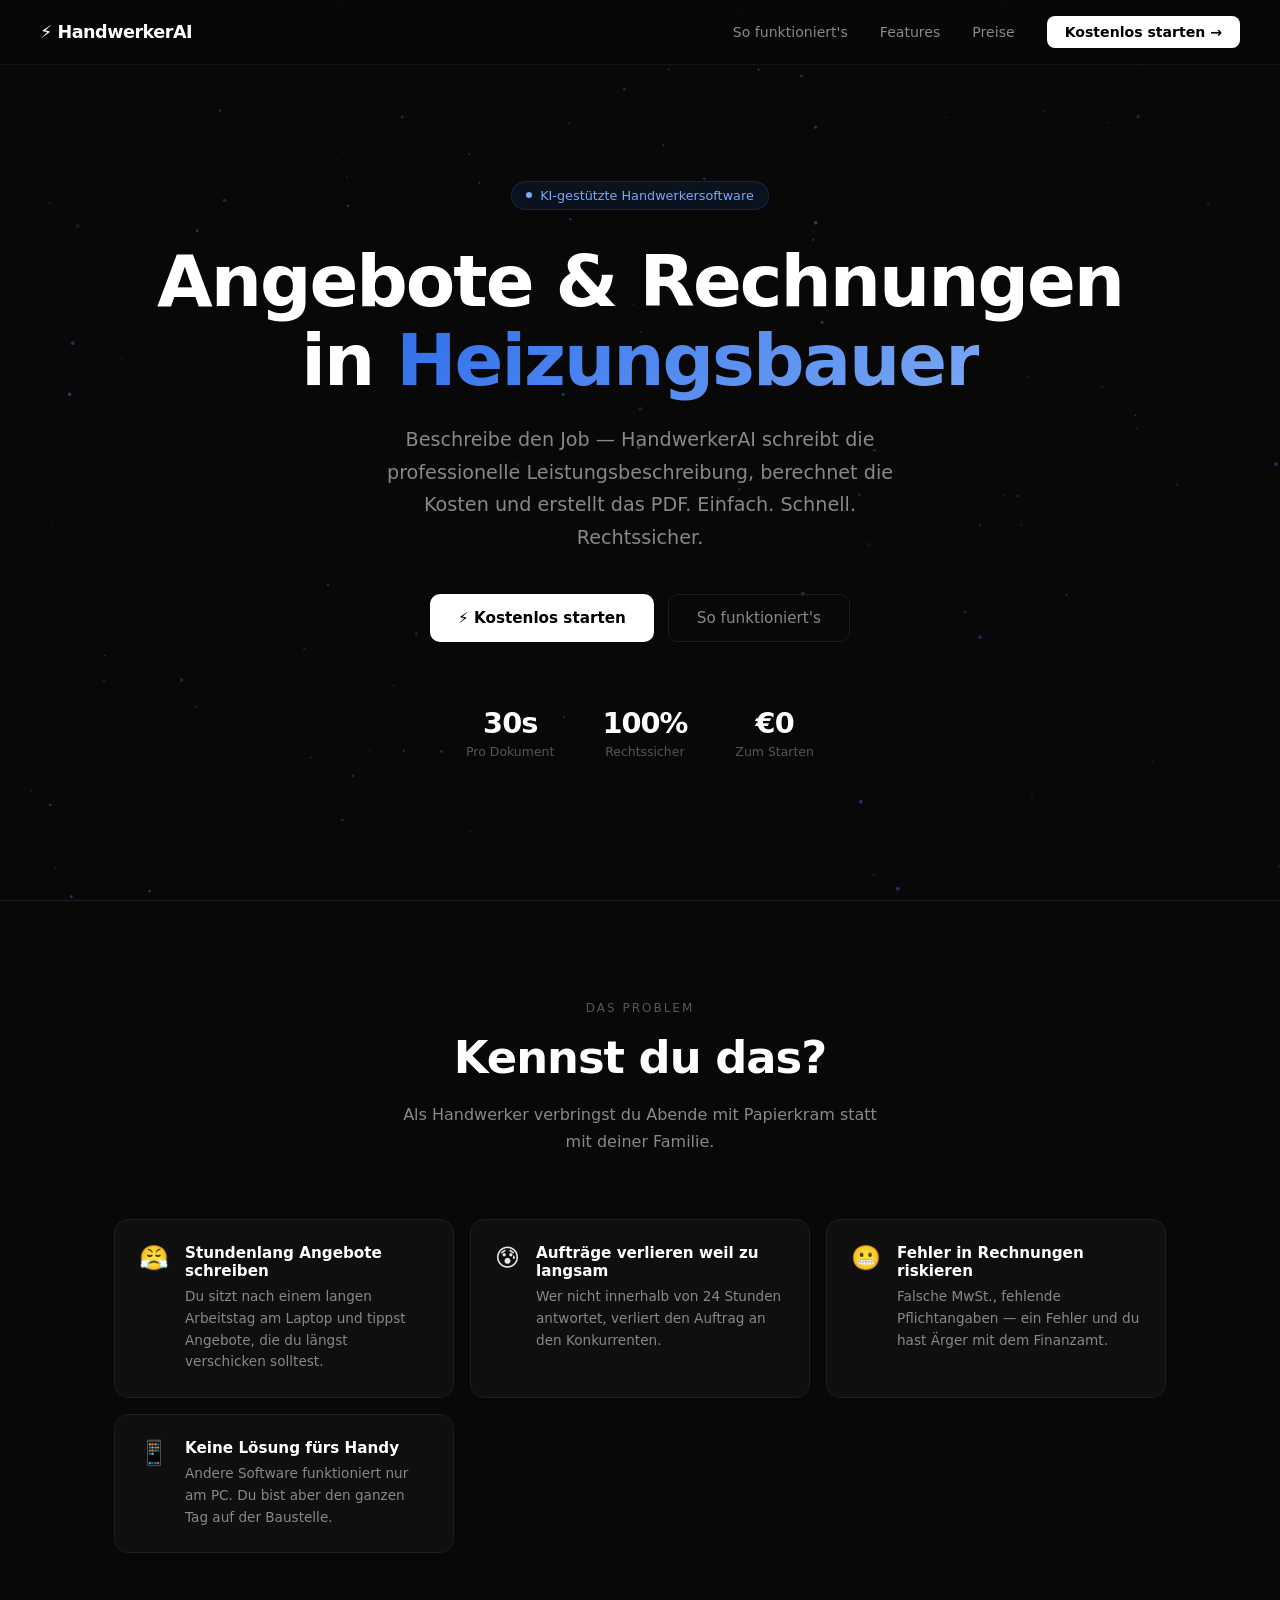
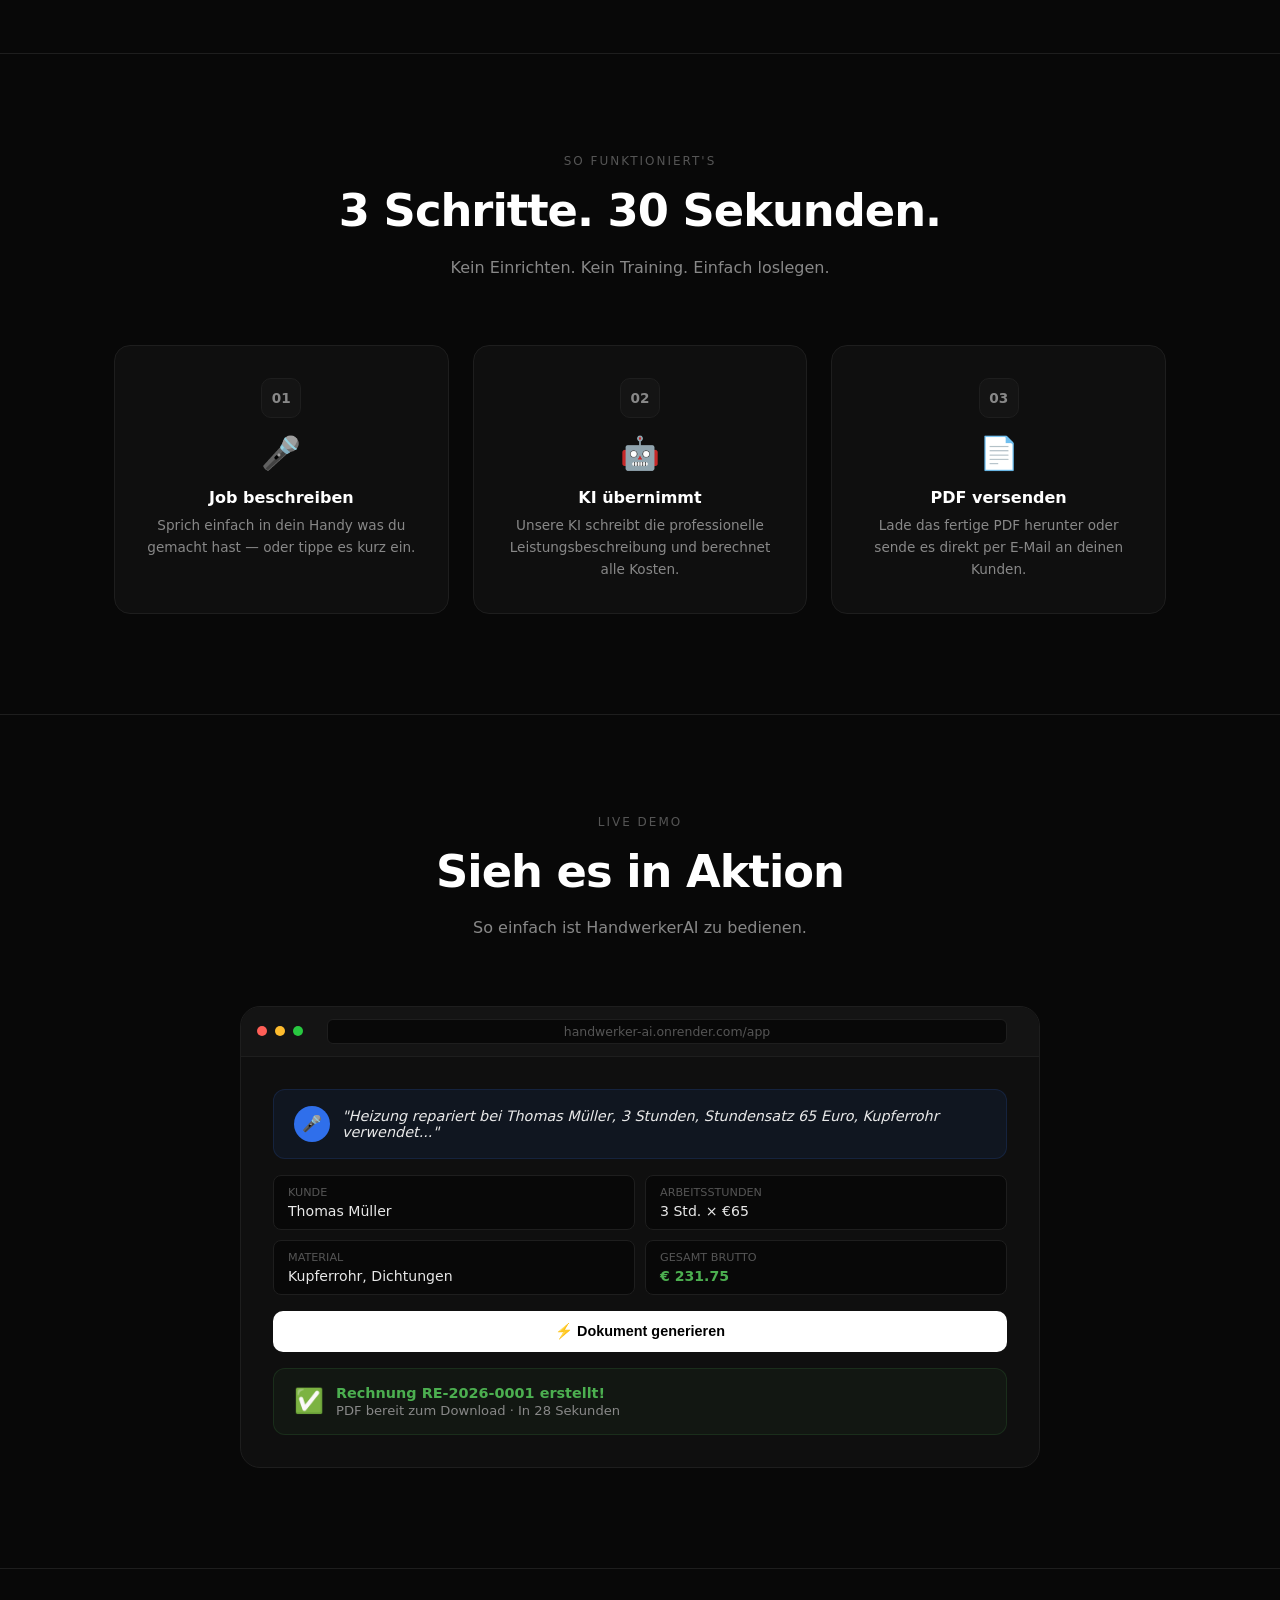
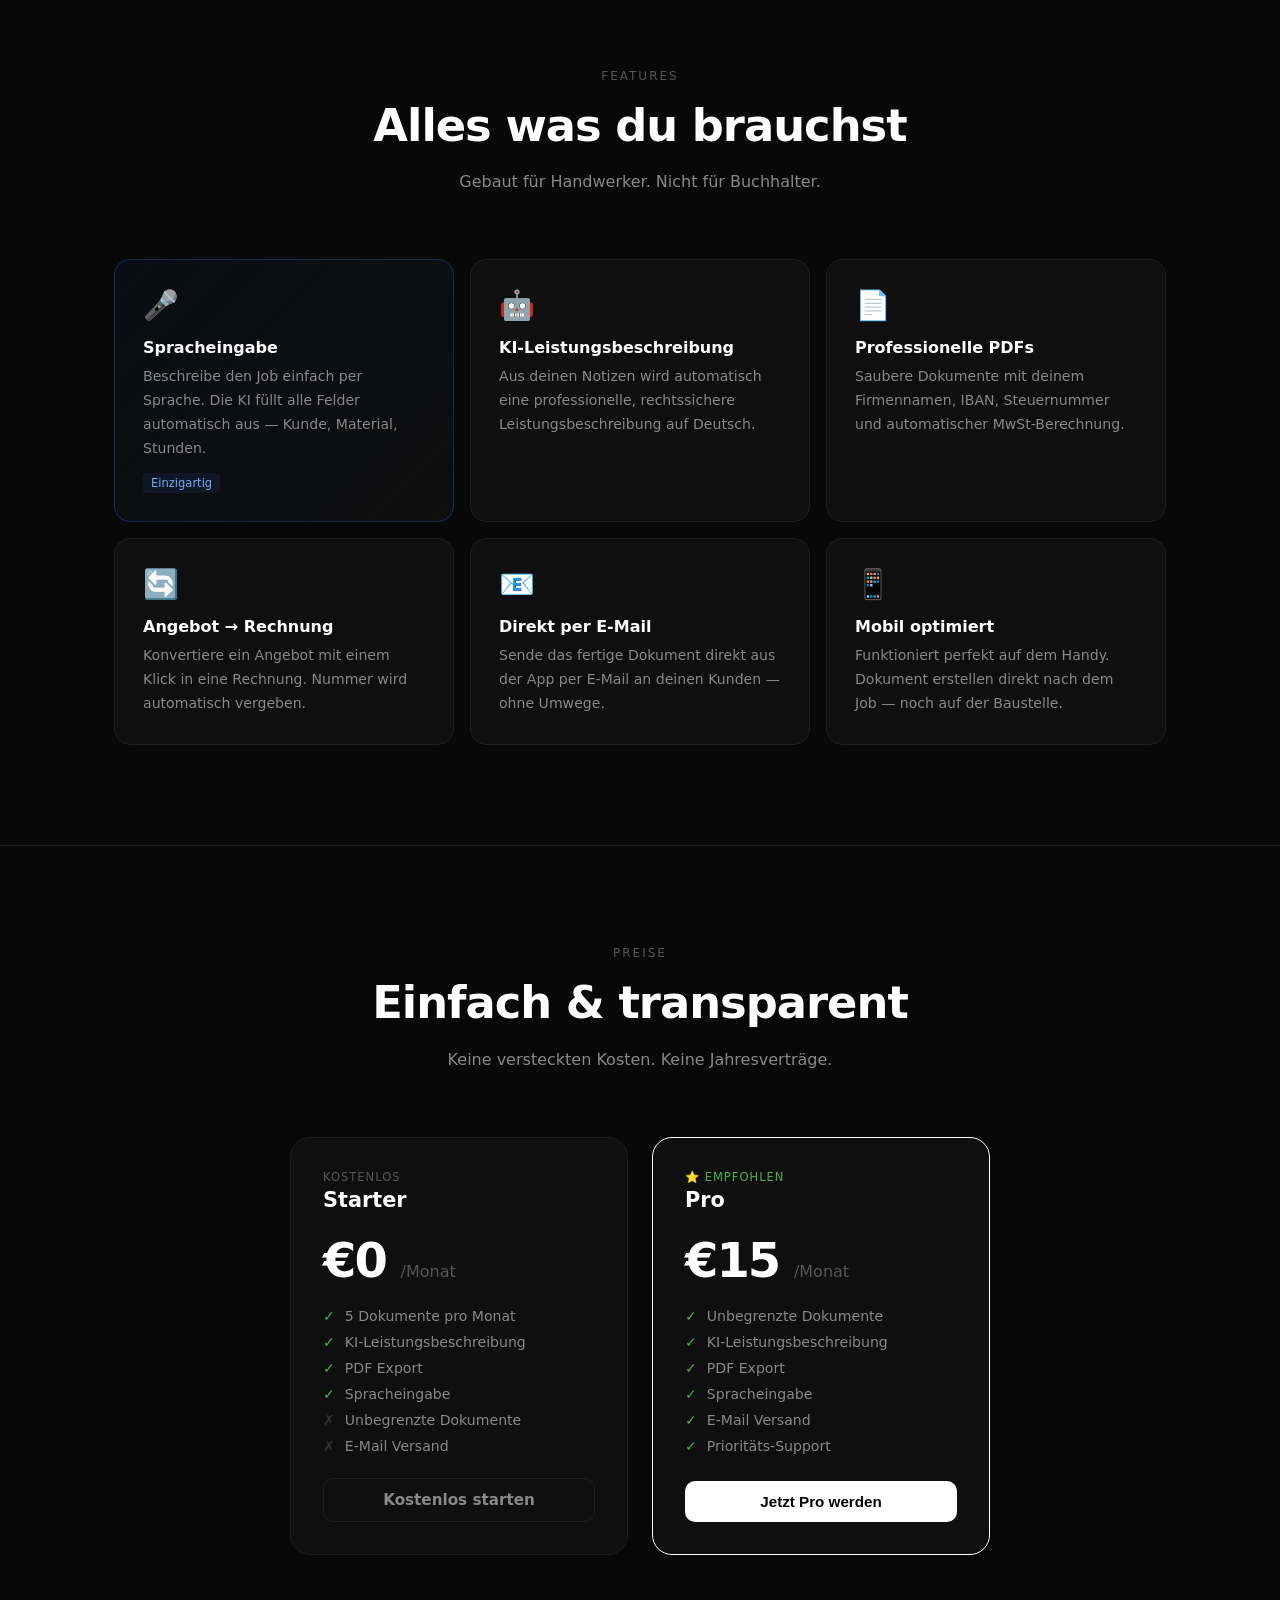
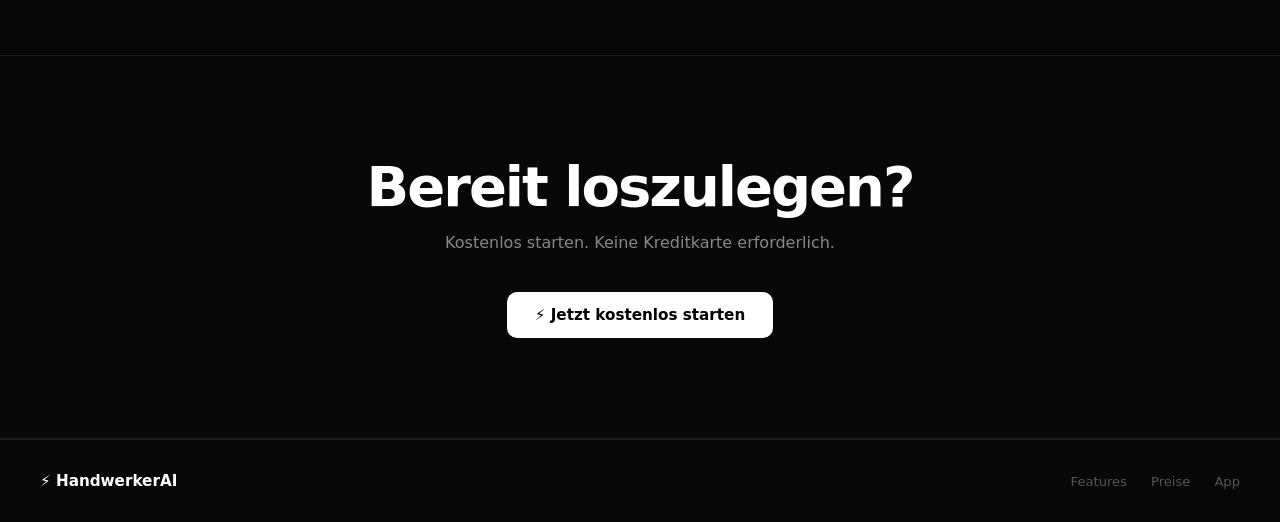
<file: templates/landing.html>
<!DOCTYPE html>
<html lang="de">
<head>
    <meta charset="UTF-8">
    <meta name="viewport" content="width=device-width, initial-scale=1.0">
    <title>HandwerkerAI — Angebote & Rechnungen in Sekunden</title>
    <style>
        * {
            margin: 0;
            padding: 0;
            box-sizing: border-box;
        }

        :root {
            --bg: #080808;
            --bg2: #0f0f0f;
            --bg3: #141414;
            --border: #1e1e1e;
            --text: #e8e8e8;
            --muted: #555;
            --muted2: #888;
            --green: #4caf50;
            --blue: #2f6feb;
            --white: #ffffff;
        }

        html {
            scroll-behavior: smooth;
        }

        body {
            background: var(--bg);
            color: var(--text);
            font-family: 'Segoe UI', system-ui, sans-serif;
            overflow-x: hidden;
            position: relative;
        }

        #particles {
            position: fixed;
            top: 0;
            left: 0;
            width: 100%;
            height: 100%;
            pointer-events: none;
            z-index: 0;
        }

        nav, .hero, .section, .cta-section, footer, hr {
            position: relative;
            z-index: 1;
        }

        /* ── NAVBAR ─────────────────────────────────── */
        nav {
            position: fixed;
            top: 0;
            left: 0;
            right: 0;
            z-index: 100;
            padding: 16px 40px;
            display: flex;
            align-items: center;
            justify-content: space-between;
            background: rgba(8, 8, 8, 0.85);
            backdrop-filter: blur(12px);
            border-bottom: 1px solid rgba(255,255,255,0.05);
        }

        .nav-logo {
            font-size: 1.1rem;
            font-weight: 700;
            color: var(--white);
            letter-spacing: -0.5px;
        }

        .nav-links {
            display: flex;
            align-items: center;
            gap: 32px;
        }

        .nav-links a {
            color: var(--muted2);
            text-decoration: none;
            font-size: 0.88rem;
            transition: color 0.2s;
        }

        .nav-links a:hover {
            color: var(--white);
        }

        .nav-cta {
            background: var(--white);
            color: #000 !important;
            padding: 8px 18px;
            border-radius: 8px;
            font-weight: 600 !important;
            font-size: 0.88rem !important;
            transition: background 0.2s !important;
        }

        .nav-cta:hover {
            background: #e0e0e0 !important;
        }

        /* ── HERO ───────────────────────────────────── */
        .hero {
            min-height: 100vh;
            display: flex;
            flex-direction: column;
            align-items: center;
            justify-content: center;
            text-align: center;
            padding: 120px 24px 80px;
            overflow: hidden;
        }

        .hero-badge {
            display: inline-flex;
            align-items: center;
            gap: 8px;
            background: rgba(47,111,235,0.1);
            border: 1px solid rgba(47,111,235,0.2);
            color: #7aa8f5;
            padding: 6px 14px;
            border-radius: 100px;
            font-size: 0.8rem;
            margin-bottom: 32px;
            animation: fadeInUp 0.6s ease;
        }

        .hero-badge span {
            width: 6px;
            height: 6px;
            background: #7aa8f5;
            border-radius: 50%;
            animation: blink 2s infinite;
        }

        @keyframes blink {
            0%, 100% { opacity: 1; }
            50% { opacity: 0.3; }
        }

        .hero h1 {
            font-size: clamp(2.4rem, 6vw, 4.5rem);
            font-weight: 800;
            color: var(--white);
            letter-spacing: -2px;
            line-height: 1.1;
            margin-bottom: 24px;
            animation: fadeInUp 0.6s ease 0.1s both;
        }

        .hero h1 .highlight {
            background: linear-gradient(135deg, #2f6feb, #7aa8f5);
            -webkit-background-clip: text;
            -webkit-text-fill-color: transparent;
            background-clip: text;
        }

        .hero-sub {
            font-size: clamp(1rem, 2vw, 1.2rem);
            color: var(--muted2);
            max-width: 560px;
            line-height: 1.7;
            margin-bottom: 40px;
            animation: fadeInUp 0.6s ease 0.2s both;
        }

        .hero-btns {
            display: flex;
            gap: 14px;
            flex-wrap: wrap;
            justify-content: center;
            animation: fadeInUp 0.6s ease 0.3s both;
        }

        .btn-primary {
            background: var(--white);
            color: #000;
            padding: 14px 28px;
            border-radius: 10px;
            font-size: 0.95rem;
            font-weight: 700;
            text-decoration: none;
            transition: all 0.2s;
            display: inline-flex;
            align-items: center;
            gap: 8px;
        }

        .btn-primary:hover {
            background: #e8e8e8;
            transform: translateY(-2px);
        }

        .btn-secondary {
            background: transparent;
            color: var(--muted2);
            padding: 14px 28px;
            border-radius: 10px;
            font-size: 0.95rem;
            font-weight: 500;
            text-decoration: none;
            border: 1px solid var(--border);
            transition: all 0.2s;
        }

        .btn-secondary:hover {
            background: var(--bg3);
            color: var(--white);
        }

        .hero-stats {
            display: flex;
            gap: 48px;
            margin-top: 64px;
            animation: fadeInUp 0.6s ease 0.4s both;
        }

        .hero-stat {
            text-align: center;
        }

        .hero-stat-number {
            font-size: 1.8rem;
            font-weight: 700;
            color: var(--white);
            letter-spacing: -1px;
        }

        .hero-stat-label {
            font-size: 0.78rem;
            color: var(--muted);
            margin-top: 4px;
        }

        /* ── SECTIONS ───────────────────────────────── */
        .section {
            padding: 100px 24px;
            max-width: 1100px;
            margin: 0 auto;
        }

        .section-label {
            font-size: 0.75rem;
            color: var(--muted);
            text-transform: uppercase;
            letter-spacing: 2px;
            margin-bottom: 16px;
            text-align: center;
        }

        .section-title {
            font-size: clamp(1.8rem, 4vw, 2.8rem);
            font-weight: 700;
            color: var(--white);
            letter-spacing: -1px;
            text-align: center;
            margin-bottom: 16px;
            line-height: 1.2;
        }

        .section-sub {
            font-size: 1rem;
            color: var(--muted2);
            text-align: center;
            max-width: 500px;
            margin: 0 auto 64px;
            line-height: 1.7;
        }

        /* ── PROBLEM ────────────────────────────────── */
        .problem-grid {
            display: grid;
            grid-template-columns: repeat(auto-fit, minmax(260px, 1fr));
            gap: 16px;
        }

        .problem-card {
            background: var(--bg2);
            border: 1px solid var(--border);
            border-radius: 14px;
            padding: 24px;
            display: flex;
            gap: 16px;
            align-items: flex-start;
            transition: border-color 0.2s, transform 0.2s;
        }

        .problem-card:hover {
            border-color: #2a2a2a;
            transform: translateY(-2px);
        }

        .problem-icon {
            font-size: 1.5rem;
            flex-shrink: 0;
        }

        .problem-text h4 {
            font-size: 0.95rem;
            color: var(--white);
            font-weight: 600;
            margin-bottom: 6px;
        }

        .problem-text p {
            font-size: 0.85rem;
            color: var(--muted2);
            line-height: 1.6;
        }

        /* ── STEPS ──────────────────────────────────── */
        .steps {
            display: grid;
            grid-template-columns: repeat(auto-fit, minmax(220px, 1fr));
            gap: 24px;
        }

        .step {
            text-align: center;
            padding: 32px 24px;
            background: var(--bg2);
            border: 1px solid var(--border);
            border-radius: 16px;
            transition: all 0.2s;
        }

        .step:hover {
            border-color: #2a2a2a;
            transform: translateY(-4px);
        }

        .step-number {
            width: 40px;
            height: 40px;
            background: var(--bg3);
            border: 1px solid var(--border);
            border-radius: 10px;
            display: flex;
            align-items: center;
            justify-content: center;
            font-size: 0.85rem;
            font-weight: 700;
            color: var(--muted2);
            margin: 0 auto 16px;
        }

        .step-icon {
            font-size: 2rem;
            margin-bottom: 16px;
        }

        .step h3 {
            font-size: 1rem;
            color: var(--white);
            font-weight: 600;
            margin-bottom: 8px;
        }

        .step p {
            font-size: 0.85rem;
            color: var(--muted2);
            line-height: 1.6;
        }

        /* ── FEATURES ───────────────────────────────── */
        .features-grid {
            display: grid;
            grid-template-columns: repeat(auto-fit, minmax(300px, 1fr));
            gap: 16px;
        }

        .feature-card {
            background: var(--bg2);
            border: 1px solid var(--border);
            border-radius: 16px;
            padding: 28px;
            transition: all 0.2s;
        }

        .feature-card:hover {
            border-color: #2a2a2a;
            transform: translateY(-2px);
        }

        .feature-card.featured {
            border-color: rgba(47,111,235,0.3);
            background: linear-gradient(135deg, rgba(47,111,235,0.05), var(--bg2));
        }

        .feature-icon {
            font-size: 1.8rem;
            margin-bottom: 16px;
        }

        .feature-card h3 {
            font-size: 1rem;
            color: var(--white);
            font-weight: 600;
            margin-bottom: 8px;
        }

        .feature-card p {
            font-size: 0.88rem;
            color: var(--muted2);
            line-height: 1.7;
        }

        .feature-tag {
            display: inline-block;
            background: rgba(47,111,235,0.1);
            color: #7aa8f5;
            font-size: 0.72rem;
            padding: 3px 8px;
            border-radius: 4px;
            margin-top: 12px;
        }

        /* ── DEMO ───────────────────────────────────── */
        .demo-container {
            background: var(--bg2);
            border: 1px solid var(--border);
            border-radius: 20px;
            overflow: hidden;
            max-width: 800px;
            margin: 0 auto;
        }

        .demo-bar {
            background: var(--bg3);
            border-bottom: 1px solid var(--border);
            padding: 12px 16px;
            display: flex;
            align-items: center;
            gap: 8px;
        }

        .demo-dot {
            width: 10px;
            height: 10px;
            border-radius: 50%;
        }

        .demo-dot.red { background: #ff5f57; }
        .demo-dot.yellow { background: #febc2e; }
        .demo-dot.green { background: #28c840; }

        .demo-url {
            flex: 1;
            background: var(--bg);
            border: 1px solid var(--border);
            border-radius: 6px;
            padding: 4px 12px;
            font-size: 0.78rem;
            color: var(--muted);
            text-align: center;
            margin: 0 16px;
        }

        .demo-content {
            padding: 32px;
            display: flex;
            flex-direction: column;
            gap: 16px;
        }

        .demo-voice {
            background: rgba(47,111,235,0.08);
            border: 1px solid rgba(47,111,235,0.15);
            border-radius: 12px;
            padding: 16px 20px;
            display: flex;
            align-items: center;
            gap: 12px;
        }

        .demo-voice-icon {
            width: 36px;
            height: 36px;
            background: var(--blue);
            border-radius: 50%;
            display: flex;
            align-items: center;
            justify-content: center;
            font-size: 1rem;
            flex-shrink: 0;
            animation: pulse-blue 2s infinite;
        }

        @keyframes pulse-blue {
            0%, 100% { box-shadow: 0 0 0 0 rgba(47,111,235,0.4); }
            50% { box-shadow: 0 0 0 8px rgba(47,111,235,0); }
        }

        .demo-voice-text {
            font-size: 0.9rem;
            color: var(--text);
            font-style: italic;
        }

        .demo-fields {
            display: grid;
            grid-template-columns: 1fr 1fr;
            gap: 10px;
        }

        .demo-field {
            background: var(--bg);
            border: 1px solid var(--border);
            border-radius: 8px;
            padding: 10px 14px;
        }

        .demo-field-label {
            font-size: 0.7rem;
            color: var(--muted);
            margin-bottom: 4px;
        }

        .demo-field-value {
            font-size: 0.88rem;
            color: var(--text);
        }

        .demo-generate {
            background: var(--white);
            color: #000;
            border: none;
            padding: 12px;
            border-radius: 10px;
            font-size: 0.9rem;
            font-weight: 700;
            cursor: pointer;
            width: 100%;
        }

        .demo-result {
            background: rgba(76,175,80,0.05);
            border: 1px solid rgba(76,175,80,0.15);
            border-radius: 12px;
            padding: 16px 20px;
            display: flex;
            align-items: center;
            gap: 12px;
        }

        .demo-result-icon { font-size: 1.5rem; }

        .demo-result-text h4 {
            font-size: 0.9rem;
            color: var(--green);
            font-weight: 600;
        }

        .demo-result-text p {
            font-size: 0.82rem;
            color: var(--muted2);
            margin-top: 2px;
        }

        /* ── PRICING ────────────────────────────────── */
        .pricing-grid {
            display: grid;
            grid-template-columns: repeat(auto-fit, minmax(280px, 1fr));
            gap: 24px;
            max-width: 700px;
            margin: 0 auto;
        }

        .price-card {
            background: var(--bg2);
            border: 1px solid var(--border);
            border-radius: 20px;
            padding: 32px;
            display: flex;
            flex-direction: column;
            gap: 24px;
        }

        .price-card.featured {
            border-color: var(--white);
        }

        .price-label {
            font-size: 0.72rem;
            color: var(--muted);
            text-transform: uppercase;
            letter-spacing: 1px;
        }

        .price-label.pro { color: var(--green); }

        .price-name {
            font-size: 1.3rem;
            font-weight: 700;
            color: var(--white);
            margin-top: 4px;
        }

        .price-amount {
            font-size: 3rem;
            font-weight: 800;
            color: var(--white);
            letter-spacing: -2px;
            line-height: 1;
        }

        .price-amount span {
            font-size: 1rem;
            color: var(--muted);
            font-weight: 400;
            letter-spacing: 0;
        }

        .price-features {
            display: flex;
            flex-direction: column;
            gap: 10px;
            flex: 1;
        }

        .price-feature {
            font-size: 0.88rem;
            color: var(--muted2);
            display: flex;
            align-items: center;
            gap: 10px;
        }

        .price-feature .check { color: var(--green); }
        .price-feature .cross { color: #333; }

        .price-btn {
            padding: 12px;
            border-radius: 10px;
            font-size: 0.95rem;
            font-weight: 700;
            cursor: pointer;
            text-align: center;
            text-decoration: none;
            display: block;
            transition: all 0.2s;
            border: none;
        }

        .price-btn.free {
            background: transparent;
            border: 1px solid var(--border);
            color: var(--muted2);
        }

        .price-btn.free:hover {
            background: var(--bg3);
            color: var(--white);
        }

        .price-btn.pro {
            background: var(--white);
            color: #000;
        }

        .price-btn.pro:hover { background: #e0e0e0; }

        /* ── CTA ────────────────────────────────────── */
        .cta-section {
            padding: 100px 24px;
            text-align: center;
        }

        .cta-section h2 {
            font-size: clamp(2rem, 5vw, 3.5rem);
            font-weight: 800;
            color: var(--white);
            letter-spacing: -2px;
            margin-bottom: 16px;
            line-height: 1.1;
        }

        .cta-section p {
            font-size: 1rem;
            color: var(--muted2);
            margin-bottom: 40px;
        }

        /* ── FOOTER ─────────────────────────────────── */
        footer {
            border-top: 1px solid var(--border);
            padding: 32px 40px;
            display: flex;
            align-items: center;
            justify-content: space-between;
            flex-wrap: wrap;
            gap: 16px;
        }

        .footer-logo {
            font-size: 0.95rem;
            font-weight: 700;
            color: var(--white);
        }

        .footer-links {
            display: flex;
            gap: 24px;
        }

        .footer-links a {
            font-size: 0.82rem;
            color: var(--muted);
            text-decoration: none;
            transition: color 0.2s;
        }

        .footer-links a:hover { color: var(--white); }

        .divider {
            border: none;
            border-top: 1px solid var(--border);
            margin: 0;
            position: relative;
            z-index: 1;
        }

        /* ── ANIMATIONS ─────────────────────────────── */
        @keyframes fadeInUp {
            from { opacity: 0; transform: translateY(20px); }
            to { opacity: 1; transform: translateY(0); }
        }

        .fade-in {
            opacity: 0;
            transform: translateY(20px);
            transition: opacity 0.6s ease, transform 0.6s ease;
        }

        .fade-in.visible {
            opacity: 1;
            transform: translateY(0);
        }

        /* ── MOBILE ─────────────────────────────────── */
        @media (max-width: 768px) {
            nav { padding: 14px 20px; }

            .nav-links { gap: 16px; }

            .nav-links a:not(.nav-cta) { display: none; }

            .hero { padding: 100px 20px 60px; }

            .hero-stats { gap: 28px; }

            .section { padding: 60px 20px; }

            .demo-fields { grid-template-columns: 1fr; }

            footer {
                padding: 24px 20px;
                flex-direction: column;
                text-align: center;
            }
        }
    </style>
</head>
<body>

    <canvas id="particles"></canvas>

    <!-- NAVBAR -->
    <nav>
        <div class="nav-logo">⚡ HandwerkerAI</div>
        <div class="nav-links">
            <a href="#wie-es-funktioniert">So funktioniert's</a>
            <a href="#features">Features</a>
            <a href="#preise">Preise</a>
            <a href="/app" class="nav-cta">Kostenlos starten →</a>
        </div>
    </nav>

    <!-- HERO -->
    <section class="hero">
        <div class="hero-badge">
            <span></span>
            KI-gestützte Handwerkersoftware
        </div>

        <h1>
            Angebote & Rechnungen<br>
            in <span class="highlight">30 Sekunden</span>
        </h1>

        <p class="hero-sub">
            Beschreibe den Job — HandwerkerAI schreibt die professionelle
            Leistungsbeschreibung, berechnet die Kosten und erstellt das PDF.
            Einfach. Schnell. Rechtssicher.
        </p>

        <div class="hero-btns">
            <a href="/app" class="btn-primary">⚡ Kostenlos starten</a>
            <a href="#wie-es-funktioniert" class="btn-secondary">So funktioniert's</a>
        </div>

        <div class="hero-stats">
            <div class="hero-stat">
                <div class="hero-stat-number">30s</div>
                <div class="hero-stat-label">Pro Dokument</div>
            </div>
            <div class="hero-stat">
                <div class="hero-stat-number">100%</div>
                <div class="hero-stat-label">Rechtssicher</div>
            </div>
            <div class="hero-stat">
                <div class="hero-stat-number">€0</div>
                <div class="hero-stat-label">Zum Starten</div>
            </div>
        </div>
    </section>

    <hr class="divider">

    <!-- PROBLEM -->
    <div class="section fade-in">
        <p class="section-label">Das Problem</p>
        <h2 class="section-title">Kennst du das?</h2>
        <p class="section-sub">
            Als Handwerker verbringst du Abende mit Papierkram
            statt mit deiner Familie.
        </p>

        <div class="problem-grid">
            <div class="problem-card">
                <div class="problem-icon">😤</div>
                <div class="problem-text">
                    <h4>Stundenlang Angebote schreiben</h4>
                    <p>Du sitzt nach einem langen Arbeitstag am Laptop und tippst Angebote, die du längst verschicken solltest.</p>
                </div>
            </div>
            <div class="problem-card">
                <div class="problem-icon">😰</div>
                <div class="problem-text">
                    <h4>Aufträge verlieren weil zu langsam</h4>
                    <p>Wer nicht innerhalb von 24 Stunden antwortet, verliert den Auftrag an den Konkurrenten.</p>
                </div>
            </div>
            <div class="problem-card">
                <div class="problem-icon">😬</div>
                <div class="problem-text">
                    <h4>Fehler in Rechnungen riskieren</h4>
                    <p>Falsche MwSt., fehlende Pflichtangaben — ein Fehler und du hast Ärger mit dem Finanzamt.</p>
                </div>
            </div>
            <div class="problem-card">
                <div class="problem-icon">📱</div>
                <div class="problem-text">
                    <h4>Keine Lösung fürs Handy</h4>
                    <p>Andere Software funktioniert nur am PC. Du bist aber den ganzen Tag auf der Baustelle.</p>
                </div>
            </div>
        </div>
    </div>

    <hr class="divider">

    <!-- HOW IT WORKS -->
    <div class="section fade-in" id="wie-es-funktioniert">
        <p class="section-label">So funktioniert's</p>
        <h2 class="section-title">3 Schritte. 30 Sekunden.</h2>
        <p class="section-sub">Kein Einrichten. Kein Training. Einfach loslegen.</p>

        <div class="steps">
            <div class="step">
                <div class="step-number">01</div>
                <div class="step-icon">🎤</div>
                <h3>Job beschreiben</h3>
                <p>Sprich einfach in dein Handy was du gemacht hast — oder tippe es kurz ein.</p>
            </div>
            <div class="step">
                <div class="step-number">02</div>
                <div class="step-icon">🤖</div>
                <h3>KI übernimmt</h3>
                <p>Unsere KI schreibt die professionelle Leistungsbeschreibung und berechnet alle Kosten.</p>
            </div>
            <div class="step">
                <div class="step-number">03</div>
                <div class="step-icon">📄</div>
                <h3>PDF versenden</h3>
                <p>Lade das fertige PDF herunter oder sende es direkt per E-Mail an deinen Kunden.</p>
            </div>
        </div>
    </div>

    <hr class="divider">

    <!-- DEMO -->
    <div class="section fade-in">
        <p class="section-label">Live Demo</p>
        <h2 class="section-title">Sieh es in Aktion</h2>
        <p class="section-sub">So einfach ist HandwerkerAI zu bedienen.</p>

        <div class="demo-container">
            <div class="demo-bar">
                <div class="demo-dot red"></div>
                <div class="demo-dot yellow"></div>
                <div class="demo-dot green"></div>
                <div class="demo-url">handwerker-ai.onrender.com/app</div>
            </div>
            <div class="demo-content">
                <div class="demo-voice">
                    <div class="demo-voice-icon">🎤</div>
                    <div class="demo-voice-text">
                        "Heizung repariert bei Thomas Müller, 3 Stunden, Stundensatz 65 Euro, Kupferrohr verwendet..."
                    </div>
                </div>
                <div class="demo-fields">
                    <div class="demo-field">
                        <div class="demo-field-label">KUNDE</div>
                        <div class="demo-field-value">Thomas Müller</div>
                    </div>
                    <div class="demo-field">
                        <div class="demo-field-label">ARBEITSSTUNDEN</div>
                        <div class="demo-field-value">3 Std. × €65</div>
                    </div>
                    <div class="demo-field">
                        <div class="demo-field-label">MATERIAL</div>
                        <div class="demo-field-value">Kupferrohr, Dichtungen</div>
                    </div>
                    <div class="demo-field">
                        <div class="demo-field-label">GESAMT BRUTTO</div>
                        <div class="demo-field-value" style="color:#4caf50;font-weight:600;">€ 231.75</div>
                    </div>
                </div>
                <button class="demo-generate">⚡ Dokument generieren</button>
                <div class="demo-result">
                    <div class="demo-result-icon">✅</div>
                    <div class="demo-result-text">
                        <h4>Rechnung RE-2026-0001 erstellt!</h4>
                        <p>PDF bereit zum Download · In 28 Sekunden</p>
                    </div>
                </div>
            </div>
        </div>
    </div>

    <hr class="divider">

    <!-- FEATURES -->
    <div class="section fade-in" id="features">
        <p class="section-label">Features</p>
        <h2 class="section-title">Alles was du brauchst</h2>
        <p class="section-sub">Gebaut für Handwerker. Nicht für Buchhalter.</p>

        <div class="features-grid">
            <div class="feature-card featured">
                <div class="feature-icon">🎤</div>
                <h3>Spracheingabe</h3>
                <p>Beschreibe den Job einfach per Sprache. Die KI füllt alle Felder automatisch aus — Kunde, Material, Stunden.</p>
                <span class="feature-tag">Einzigartig</span>
            </div>
            <div class="feature-card">
                <div class="feature-icon">🤖</div>
                <h3>KI-Leistungsbeschreibung</h3>
                <p>Aus deinen Notizen wird automatisch eine professionelle, rechtssichere Leistungsbeschreibung auf Deutsch.</p>
            </div>
            <div class="feature-card">
                <div class="feature-icon">📄</div>
                <h3>Professionelle PDFs</h3>
                <p>Saubere Dokumente mit deinem Firmennamen, IBAN, Steuernummer und automatischer MwSt-Berechnung.</p>
            </div>
            <div class="feature-card">
                <div class="feature-icon">🔄</div>
                <h3>Angebot → Rechnung</h3>
                <p>Konvertiere ein Angebot mit einem Klick in eine Rechnung. Nummer wird automatisch vergeben.</p>
            </div>
            <div class="feature-card">
                <div class="feature-icon">📧</div>
                <h3>Direkt per E-Mail</h3>
                <p>Sende das fertige Dokument direkt aus der App per E-Mail an deinen Kunden — ohne Umwege.</p>
            </div>
            <div class="feature-card">
                <div class="feature-icon">📱</div>
                <h3>Mobil optimiert</h3>
                <p>Funktioniert perfekt auf dem Handy. Dokument erstellen direkt nach dem Job — noch auf der Baustelle.</p>
            </div>
        </div>
    </div>

    <hr class="divider">

    <!-- PRICING -->
    <div class="section fade-in" id="preise">
        <p class="section-label">Preise</p>
        <h2 class="section-title">Einfach & transparent</h2>
        <p class="section-sub">Keine versteckten Kosten. Keine Jahresverträge.</p>

        <div class="pricing-grid">
            <div class="price-card">
                <div>
                    <div class="price-label">Kostenlos</div>
                    <div class="price-name">Starter</div>
                </div>
                <div class="price-amount">€0 <span>/Monat</span></div>
                <div class="price-features">
                    <div class="price-feature"><span class="check">✓</span> 5 Dokumente pro Monat</div>
                    <div class="price-feature"><span class="check">✓</span> KI-Leistungsbeschreibung</div>
                    <div class="price-feature"><span class="check">✓</span> PDF Export</div>
                    <div class="price-feature"><span class="check">✓</span> Spracheingabe</div>
                    <div class="price-feature"><span class="cross">✗</span> Unbegrenzte Dokumente</div>
                    <div class="price-feature"><span class="cross">✗</span> E-Mail Versand</div>
                </div>
                <a href="/app" class="price-btn free">Kostenlos starten</a>
            </div>

            <div class="price-card featured">
                <div>
                    <div class="price-label pro">⭐ Empfohlen</div>
                    <div class="price-name">Pro</div>
                </div>
                <div class="price-amount">€15 <span>/Monat</span></div>
                <div class="price-features">
                    <div class="price-feature"><span class="check">✓</span> Unbegrenzte Dokumente</div>
                    <div class="price-feature"><span class="check">✓</span> KI-Leistungsbeschreibung</div>
                    <div class="price-feature"><span class="check">✓</span> PDF Export</div>
                    <div class="price-feature"><span class="check">✓</span> Spracheingabe</div>
                    <div class="price-feature"><span class="check">✓</span> E-Mail Versand</div>
                    <div class="price-feature"><span class="check">✓</span> Prioritäts-Support</div>
                </div>
                <button class="price-btn pro" onclick="window.location.href='/pricing'">
                    Jetzt Pro werden
                </button>
            </div>
        </div>
    </div>

    <hr class="divider">

    <!-- CTA -->
    <div class="cta-section fade-in">
        <h2>Bereit loszulegen?</h2>
        <p>Kostenlos starten. Keine Kreditkarte erforderlich.</p>
        <a href="/app" class="btn-primary" style="display:inline-flex;">
            ⚡ Jetzt kostenlos starten
        </a>
    </div>

    <hr class="divider">

    <!-- FOOTER -->
    <footer>
        <div class="footer-logo">⚡ HandwerkerAI</div>
        <div class="footer-links">
            <a href="#features">Features</a>
            <a href="#preise">Preise</a>
            <a href="/app">App</a>
        </div>
    </footer>

    <script>
        // ── PARTICLES ────────────────────────────────
        const canvas = document.getElementById('particles');
        const ctx = canvas.getContext('2d');
        let particles = [];

        function resize() {
            canvas.width = window.innerWidth;
            canvas.height = window.innerHeight;
        }

        resize();
        window.addEventListener('resize', resize);

        function createParticle() {
            return {
                x: Math.random() * canvas.width,
                y: Math.random() * canvas.height,
                vx: (Math.random() - 0.5) * 0.4,
                vy: (Math.random() - 0.5) * 0.4,
                size: Math.random() * 1.5 + 0.5,
                opacity: Math.random() * 0.4 + 0.1
            };
        }

        for (let i = 0; i < 120; i++) {
            particles.push(createParticle());
        }

        function drawParticles() {
            ctx.clearRect(0, 0, canvas.width, canvas.height);

            particles.forEach((p, i) => {
                particles.slice(i + 1).forEach(p2 => {
                    const dx = p.x - p2.x;
                    const dy = p.y - p2.y;
                    const dist = Math.sqrt(dx * dx + dy * dy);
                    if (dist < 120) {
                        ctx.beginPath();
                        ctx.strokeStyle = `rgba(47,111,235,${0.08 * (1 - dist / 120)})`;
                        ctx.lineWidth = 0.5;
                        ctx.moveTo(p.x, p.y);
                        ctx.lineTo(p2.x, p2.y);
                        ctx.stroke();
                    }
                });
            });

            particles.forEach(p => {
                ctx.beginPath();
                ctx.arc(p.x, p.y, p.size, 0, Math.PI * 2);
                ctx.fillStyle = `rgba(47,111,235,${p.opacity})`;
                ctx.fill();
            });
        }

        function updateParticles() {
            particles.forEach(p => {
                p.x += p.vx;
                p.y += p.vy;
                if (p.x < 0 || p.x > canvas.width) p.vx *= -1;
                if (p.y < 0 || p.y > canvas.height) p.vy *= -1;
            });
        }

        function animate() {
            updateParticles();
            drawParticles();
            requestAnimationFrame(animate);
        }

        animate();

        // ── SCROLL ANIMATIONS ────────────────────────
        const observer = new IntersectionObserver((entries) => {
            entries.forEach(entry => {
                if (entry.isIntersecting) {
                    entry.target.classList.add('visible');
                }
            });
        }, { threshold: 0.1 });

        document.querySelectorAll('.fade-in').forEach(el => observer.observe(el));

        // ── TYPING EFFECT ────────────────────────────
        const words = ['Heizungsbauer', 'Elektriker', 'Klempner', 'Dachdecker', 'Maler'];
        let wordIndex = 0;
        let charIndex = 0;
        let isDeleting = false;
        const typingEl = document.querySelector('.highlight');

        function type() {
            const word = words[wordIndex];
            if (isDeleting) {
                typingEl.textContent = word.substring(0, charIndex - 1);
                charIndex--;
            } else {
                typingEl.textContent = word.substring(0, charIndex + 1);
                charIndex++;
            }

            if (!isDeleting && charIndex === word.length) {
                setTimeout(() => isDeleting = true, 2000);
            } else if (isDeleting && charIndex === 0) {
                isDeleting = false;
                wordIndex = (wordIndex + 1) % words.length;
            }

            setTimeout(type, isDeleting ? 60 : 100);
        }

        type();
    </script>

</body>
</html>
</file>
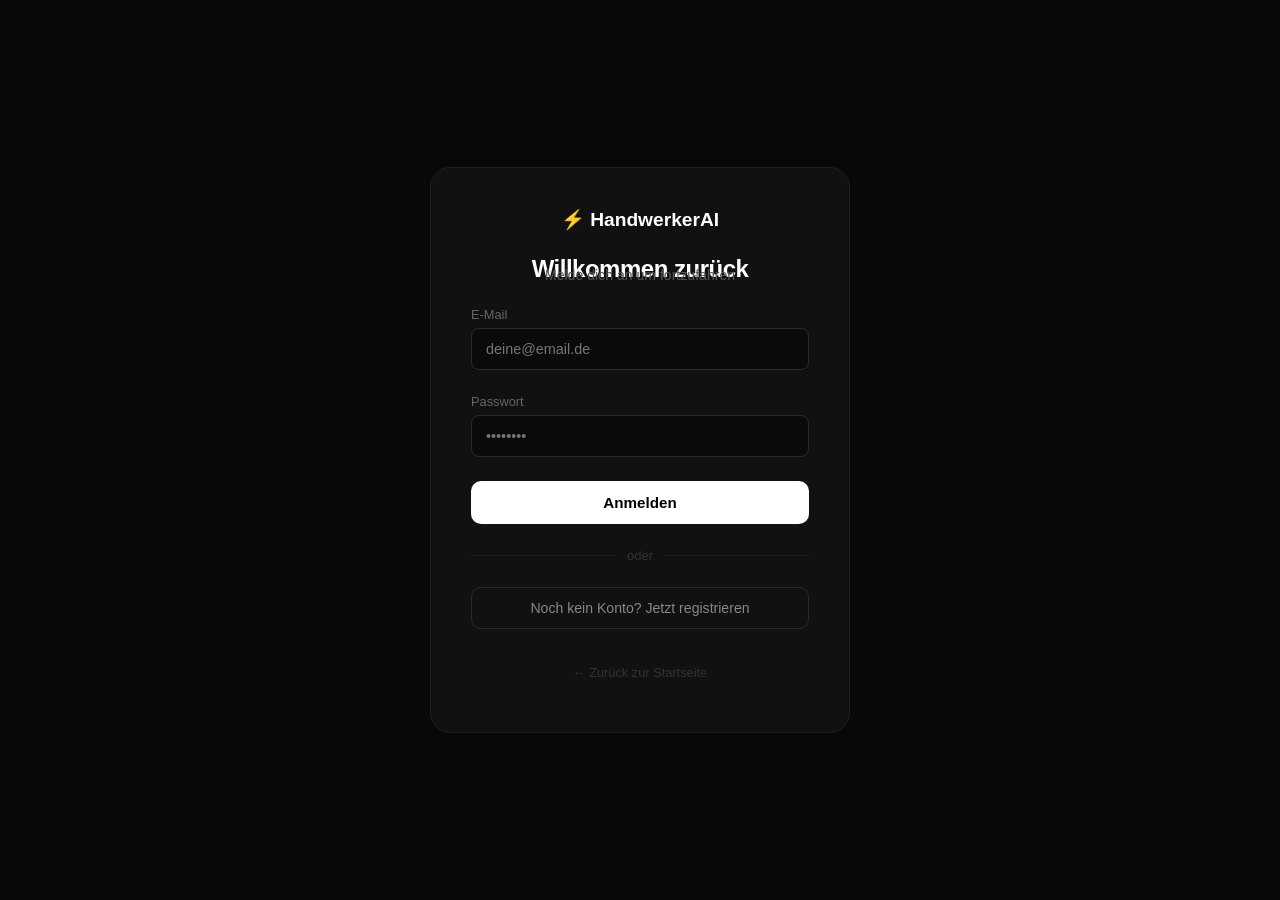
<file: templates/login.html>
<!DOCTYPE html>
<html lang="de">
<head>
    <meta charset="UTF-8">
    <meta name="viewport" content="width=device-width, initial-scale=1.0">
    <title>HandwerkerAI — Anmelden</title>
    <style>
        * {
            margin: 0;
            padding: 0;
            box-sizing: border-box;
            font-family: 'Segoe UI', sans-serif;
        }

        body {
            background: #080808;
            color: #e8e8e8;
            min-height: 100vh;
            display: flex;
            align-items: center;
            justify-content: center;
            padding: 20px;
        }

        .card {
            background: #111111;
            border: 1px solid #1e1e1e;
            border-radius: 20px;
            padding: 40px;
            width: 100%;
            max-width: 420px;
            display: flex;
            flex-direction: column;
            gap: 24px;
        }

        .logo {
            font-size: 1.2rem;
            font-weight: 700;
            color: #ffffff;
            text-align: center;
        }

        .card-title {
            font-size: 1.5rem;
            font-weight: 700;
            color: #ffffff;
            text-align: center;
            letter-spacing: -0.5px;
        }

        .card-sub {
            font-size: 0.88rem;
            color: #555;
            text-align: center;
            margin-top: -16px;
        }

        .form-group {
            display: flex;
            flex-direction: column;
            gap: 6px;
        }

        label {
            font-size: 0.8rem;
            color: #666;
        }

        input {
            background: #0a0a0a;
            border: 1px solid #2a2a2a;
            color: #e8e8e8;
            padding: 12px 14px;
            border-radius: 8px;
            font-size: 0.9rem;
            outline: none;
            transition: border 0.2s;
            width: 100%;
        }

        input:focus {
            border-color: #444;
        }

        .btn {
            background: #ffffff;
            color: #000000;
            border: none;
            padding: 13px;
            border-radius: 10px;
            font-size: 0.95rem;
            font-weight: 700;
            cursor: pointer;
            transition: background 0.2s;
            width: 100%;
        }

        .btn:hover { background: #e0e0e0; }

        .btn:disabled {
            background: #1e1e1e;
            color: #444;
            cursor: not-allowed;
        }

        .error {
            background: rgba(255,68,68,0.1);
            border: 1px solid rgba(255,68,68,0.2);
            color: #ff6b6b;
            padding: 10px 14px;
            border-radius: 8px;
            font-size: 0.85rem;
            display: none;
        }

        .divider {
            display: flex;
            align-items: center;
            gap: 12px;
            color: #333;
            font-size: 0.82rem;
        }

        .divider::before,
        .divider::after {
            content: '';
            flex: 1;
            border-top: 1px solid #1e1e1e;
        }

        .link-btn {
            background: transparent;
            border: 1px solid #2a2a2a;
            color: #888;
            padding: 12px;
            border-radius: 10px;
            font-size: 0.88rem;
            cursor: pointer;
            transition: all 0.2s;
            width: 100%;
            text-align: center;
            text-decoration: none;
            display: block;
        }

        .link-btn:hover {
            background: #1a1a1a;
            color: #e8e8e8;
        }
    </style>
</head>
<body>
    <div class="card">
        <div class="logo">⚡ HandwerkerAI</div>
        <div>
            <div class="card-title">Willkommen zurück</div>
            <div class="card-sub">Melde dich an um fortzufahren</div>
        </div>

        <div class="form-group">
            <label>E-Mail</label>
            <input type="email" id="email" placeholder="deine@email.de">
        </div>

        <div class="form-group">
            <label>Passwort</label>
            <input type="password" id="password" placeholder="••••••••"
                onkeydown="if(event.key==='Enter') login()">
        </div>

        <div class="error" id="error"></div>

        <button class="btn" id="login-btn" onclick="login()">
            Anmelden
        </button>

        <div class="divider">oder</div>

        <a href="/register" class="link-btn">
            Noch kein Konto? Jetzt registrieren
        </a>

        <a href="/" class="link-btn" style="border:none;color:#333;font-size:0.8rem;text-align:center;text-decoration:none;display:block;">
            ← Zurück zur Startseite
        </a>
    </div>

    <script>
        async function login() {
            const email = document.getElementById('email').value.trim();
            const password = document.getElementById('password').value;
            const error = document.getElementById('error');
            const btn = document.getElementById('login-btn');

            if (!email || !password) {
                error.textContent = 'Bitte alle Felder ausfüllen.';
                error.style.display = 'block';
                return;
            }

            btn.disabled = true;
            btn.textContent = 'Anmelden...';
            error.style.display = 'none';

            try {
                const response = await fetch('/login', {
                    method: 'POST',
                    headers: { 'Content-Type': 'application/json' },
                    body: JSON.stringify({ email, password })
                });

                const data = await response.json();

                if (data.success) {
                    window.location.href = '/app';
                } else {
                    error.textContent = data.error;
                    error.style.display = 'block';
                }
            } catch (e) {
                error.textContent = 'Verbindungsfehler. Bitte erneut versuchen.';
                error.style.display = 'block';
            }

            btn.disabled = false;
            btn.textContent = 'Anmelden';
        }
    </script>
</body>
</html>
</file>
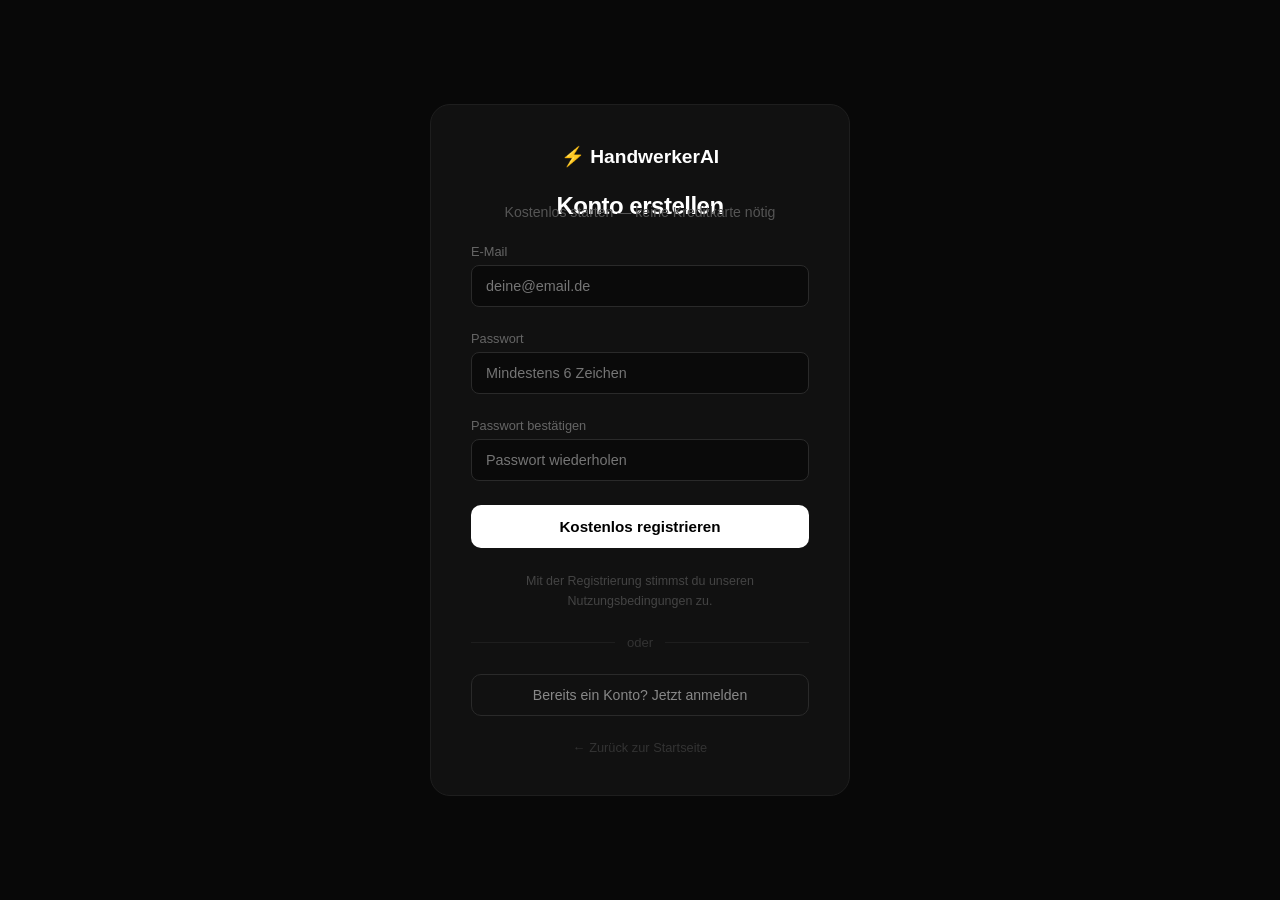
<file: templates/register.html>
<!DOCTYPE html>
<html lang="de">
<head>
    <meta charset="UTF-8">
    <meta name="viewport" content="width=device-width, initial-scale=1.0">
    <title>HandwerkerAI — Registrieren</title>
    <style>
        * {
            margin: 0;
            padding: 0;
            box-sizing: border-box;
            font-family: 'Segoe UI', sans-serif;
        }

        body {
            background: #080808;
            color: #e8e8e8;
            min-height: 100vh;
            display: flex;
            align-items: center;
            justify-content: center;
            padding: 20px;
        }

        .card {
            background: #111111;
            border: 1px solid #1e1e1e;
            border-radius: 20px;
            padding: 40px;
            width: 100%;
            max-width: 420px;
            display: flex;
            flex-direction: column;
            gap: 24px;
        }

        .logo {
            font-size: 1.2rem;
            font-weight: 700;
            color: #ffffff;
            text-align: center;
        }

        .card-title {
            font-size: 1.5rem;
            font-weight: 700;
            color: #ffffff;
            text-align: center;
            letter-spacing: -0.5px;
        }

        .card-sub {
            font-size: 0.88rem;
            color: #555;
            text-align: center;
            margin-top: -16px;
        }

        .form-group {
            display: flex;
            flex-direction: column;
            gap: 6px;
        }

        label {
            font-size: 0.8rem;
            color: #666;
        }

        input {
            background: #0a0a0a;
            border: 1px solid #2a2a2a;
            color: #e8e8e8;
            padding: 12px 14px;
            border-radius: 8px;
            font-size: 0.9rem;
            outline: none;
            transition: border 0.2s;
            width: 100%;
        }

        input:focus {
            border-color: #444;
        }

        .btn {
            background: #ffffff;
            color: #000000;
            border: none;
            padding: 13px;
            border-radius: 10px;
            font-size: 0.95rem;
            font-weight: 700;
            cursor: pointer;
            transition: background 0.2s;
            width: 100%;
        }

        .btn:hover { background: #e0e0e0; }

        .btn:disabled {
            background: #1e1e1e;
            color: #444;
            cursor: not-allowed;
        }

        .error {
            background: rgba(255,68,68,0.1);
            border: 1px solid rgba(255,68,68,0.2);
            color: #ff6b6b;
            padding: 10px 14px;
            border-radius: 8px;
            font-size: 0.85rem;
            display: none;
        }

        .success {
            background: rgba(76,175,80,0.1);
            border: 1px solid rgba(76,175,80,0.2);
            color: #4caf50;
            padding: 10px 14px;
            border-radius: 8px;
            font-size: 0.85rem;
            display: none;
        }

        .divider {
            display: flex;
            align-items: center;
            gap: 12px;
            color: #333;
            font-size: 0.82rem;
        }

        .divider::before,
        .divider::after {
            content: '';
            flex: 1;
            border-top: 1px solid #1e1e1e;
        }

        .link-btn {
            background: transparent;
            border: 1px solid #2a2a2a;
            color: #888;
            padding: 12px;
            border-radius: 10px;
            font-size: 0.88rem;
            cursor: pointer;
            transition: all 0.2s;
            width: 100%;
            text-align: center;
            text-decoration: none;
            display: block;
        }

        .link-btn:hover {
            background: #1a1a1a;
            color: #e8e8e8;
        }

        .terms {
            font-size: 0.78rem;
            color: #444;
            text-align: center;
            line-height: 1.6;
        }
    </style>
</head>
<body>
    <div class="card">
        <div class="logo">⚡ HandwerkerAI</div>
        <div>
            <div class="card-title">Konto erstellen</div>
            <div class="card-sub">Kostenlos starten — keine Kreditkarte nötig</div>
        </div>

        <div class="form-group">
            <label>E-Mail</label>
            <input type="email" id="email" placeholder="deine@email.de">
        </div>

        <div class="form-group">
            <label>Passwort</label>
            <input type="password" id="password" placeholder="Mindestens 6 Zeichen">
        </div>

        <div class="form-group">
            <label>Passwort bestätigen</label>
            <input type="password" id="password2" placeholder="Passwort wiederholen"
                onkeydown="if(event.key==='Enter') register()">
        </div>

        <div class="error" id="error"></div>
        <div class="success" id="success"></div>

        <button class="btn" id="register-btn" onclick="register()">
            Kostenlos registrieren
        </button>

        <div class="terms">
            Mit der Registrierung stimmst du unseren
            Nutzungsbedingungen zu.
        </div>

        <div class="divider">oder</div>

        <a href="/login" class="link-btn">
            Bereits ein Konto? Jetzt anmelden
        </a>

        <a href="/" style="border:none;color:#333;font-size:0.8rem;text-align:center;text-decoration:none;display:block;">
            ← Zurück zur Startseite
        </a>
    </div>

    <script>
        async function register() {
            const email = document.getElementById('email').value.trim();
            const password = document.getElementById('password').value;
            const password2 = document.getElementById('password2').value;
            const error = document.getElementById('error');
            const success = document.getElementById('success');
            const btn = document.getElementById('register-btn');

            error.style.display = 'none';
            success.style.display = 'none';

            if (!email || !password || !password2) {
                error.textContent = 'Bitte alle Felder ausfüllen.';
                error.style.display = 'block';
                return;
            }

            if (password !== password2) {
                error.textContent = 'Passwörter stimmen nicht überein.';
                error.style.display = 'block';
                return;
            }

            if (password.length < 6) {
                error.textContent = 'Passwort muss mindestens 6 Zeichen haben.';
                error.style.display = 'block';
                return;
            }

            btn.disabled = true;
            btn.textContent = 'Registrieren...';

            try {
                const response = await fetch('/register', {
                    method: 'POST',
                    headers: { 'Content-Type': 'application/json' },
                    body: JSON.stringify({ email, password })
                });

                const data = await response.json();

                if (data.success) {
                    success.textContent = '✅ Konto erstellt! Weiterleitung...';
                    success.style.display = 'block';
                    setTimeout(() => window.location.href = '/app', 1000);
                } else {
                    error.textContent = data.error;
                    error.style.display = 'block';
                }
            } catch (e) {
                error.textContent = 'Verbindungsfehler. Bitte erneut versuchen.';
                error.style.display = 'block';
            }

            btn.disabled = false;
            btn.textContent = 'Kostenlos registrieren';
        }
    </script>
</body>
</html>
</file>
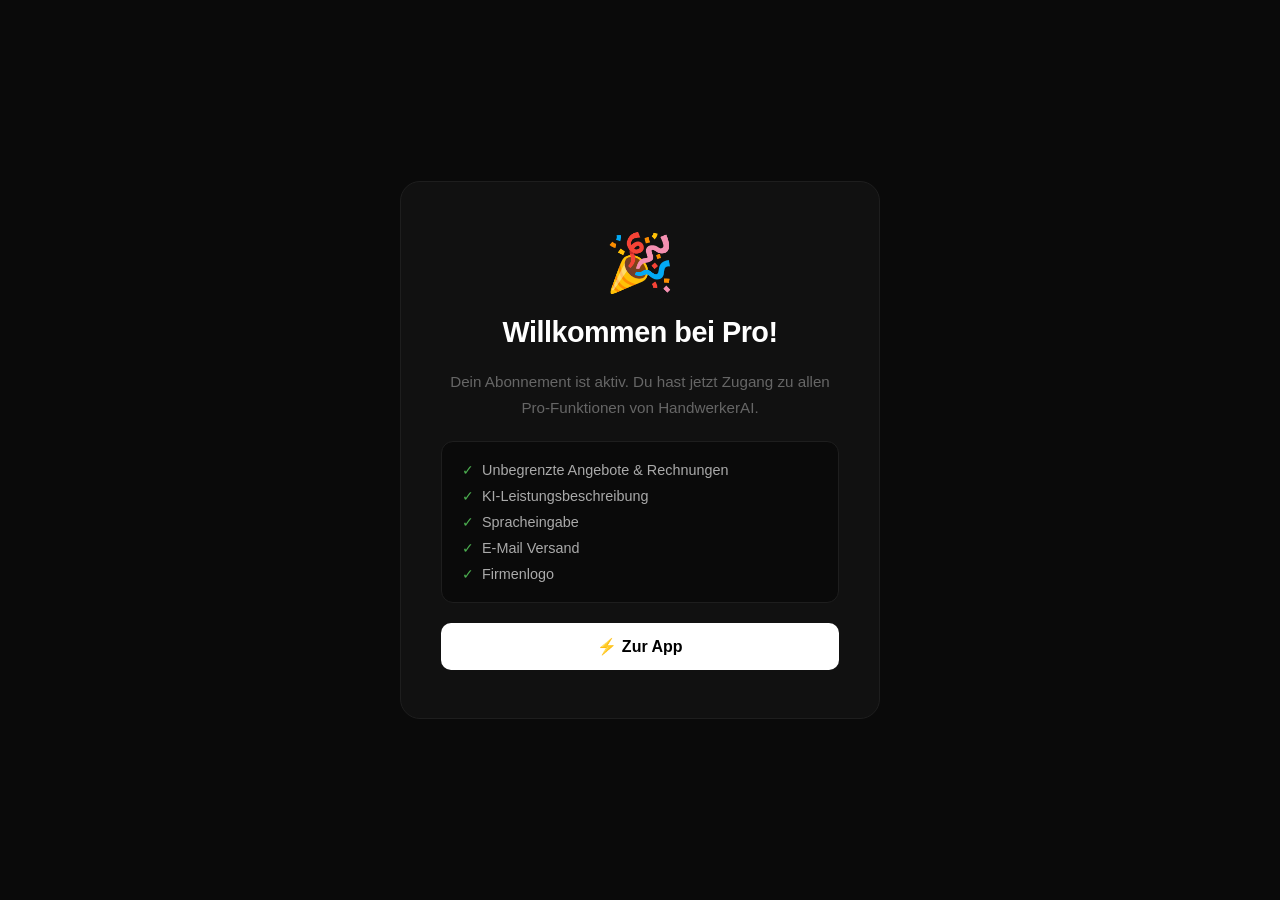
<file: templates/success.html>
<!DOCTYPE html>
<html lang="de">
<head>
    <meta charset="UTF-8">
    <meta name="viewport" content="width=device-width, initial-scale=1.0">
    <title>HandwerkerAI — Erfolgreich!</title>
    <style>
        * {
            margin: 0;
            padding: 0;
            box-sizing: border-box;
            font-family: 'Segoe UI', sans-serif;
        }

        body {
            background: #0a0a0a;
            color: #e8e8e8;
            min-height: 100vh;
            display: flex;
            align-items: center;
            justify-content: center;
            padding: 20px;
        }

        .success-card {
            background: #111111;
            border: 1px solid #1e1e1e;
            border-radius: 20px;
            padding: 48px 40px;
            max-width: 480px;
            width: 100%;
            text-align: center;
            display: flex;
            flex-direction: column;
            gap: 20px;
        }

        .success-icon {
            font-size: 3.5rem;
        }

        .success-title {
            font-size: 1.8rem;
            font-weight: 700;
            color: #ffffff;
            letter-spacing: -0.5px;
        }

        .success-text {
            font-size: 0.95rem;
            color: #666;
            line-height: 1.7;
        }

        .success-features {
            background: #0a0a0a;
            border: 1px solid #1e1e1e;
            border-radius: 12px;
            padding: 20px;
            display: flex;
            flex-direction: column;
            gap: 10px;
            text-align: left;
        }

        .success-feature {
            font-size: 0.9rem;
            color: #aaa;
            display: flex;
            align-items: center;
            gap: 8px;
        }

        .success-feature .check {
            color: #4caf50;
        }

        .success-btn {
            background: #ffffff;
            color: #000000;
            border: none;
            padding: 14px 28px;
            border-radius: 10px;
            font-size: 1rem;
            font-weight: 700;
            cursor: pointer;
            text-decoration: none;
            display: block;
            transition: background 0.2s;
        }

        .success-btn:hover {
            background: #e0e0e0;
        }
    </style>
</head>
<body>
    <div class="success-card">
        <div class="success-icon">🎉</div>
        <div class="success-title">Willkommen bei Pro!</div>
        <div class="success-text">
            Dein Abonnement ist aktiv. Du hast jetzt Zugang zu allen 
            Pro-Funktionen von HandwerkerAI.
        </div>

        <div class="success-features">
            <div class="success-feature">
                <span class="check">✓</span> Unbegrenzte Angebote & Rechnungen
            </div>
            <div class="success-feature">
                <span class="check">✓</span> KI-Leistungsbeschreibung
            </div>
            <div class="success-feature">
                <span class="check">✓</span> Spracheingabe
            </div>
            <div class="success-feature">
                <span class="check">✓</span> E-Mail Versand
            </div>
            <div class="success-feature">
                <span class="check">✓</span> Firmenlogo
            </div>
        </div>

        <a href="/" class="success-btn">⚡ Zur App</a>
    </div>
</body>
</html>
</file>
